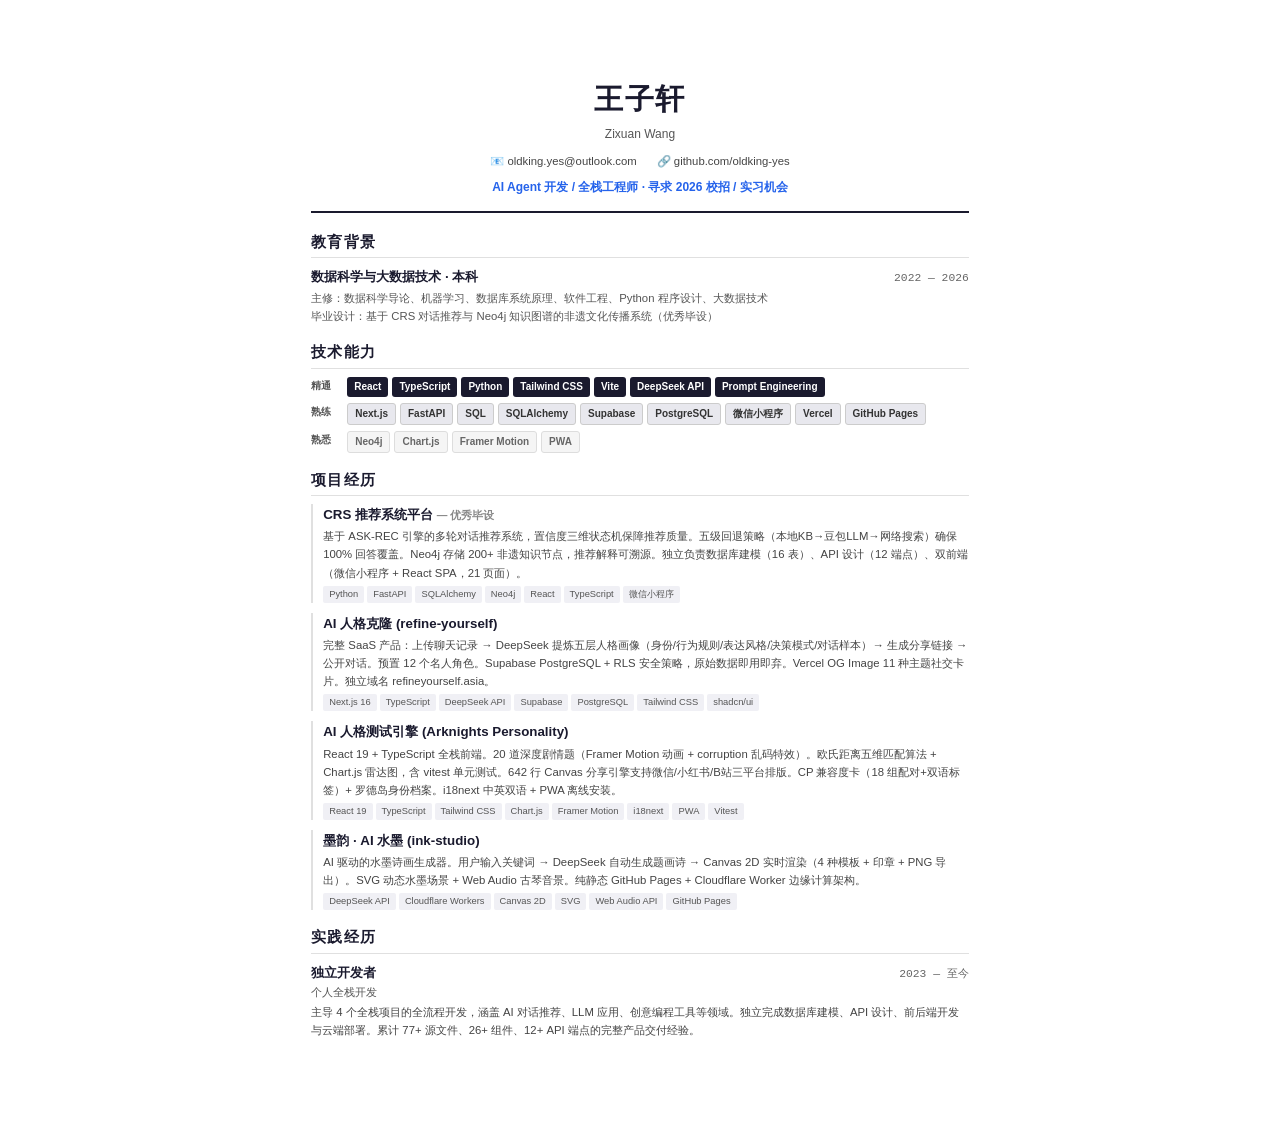
<file: public/resume.html>
<!DOCTYPE html>
<html lang="zh-CN">
<head>
<meta charset="UTF-8">
<meta name="viewport" content="width=device-width, initial-scale=1.0">
<title>王子轩 - 个人简历</title>
<style>
  @page {
    size: A4;
    margin: 0;
  }
  * { margin: 0; padding: 0; box-sizing: border-box; }
  body {
    font-family: "SF Mono", "Fira Code", "Noto Sans SC", "Microsoft YaHei", sans-serif;
    color: #1a1a2e;
    background: #fff;
    line-height: 1.6;
    font-size: 10pt;
    overflow-x: hidden;
  }
  .page {
    width: 210mm;
    min-height: 297mm;
    padding: 20mm 18mm;
    background: #fff;
    margin: 0 auto;
  }
  /* Auto-scale for small viewports (embedded/iframe) */
  @media screen and (max-width: 800px) {
    .page {
      transform-origin: top center;
      transform: scale(var(--scale, 0.5));
      width: 210mm;
      margin-bottom: calc(-297mm * (1 - var(--scale, 0.5)));
    }
  }
  .header {
    text-align: center;
    margin-bottom: 18px;
    padding-bottom: 14px;
    border-bottom: 2px solid #1a1a2e;
  }
  .name {
    font-size: 22pt;
    font-weight: 700;
    letter-spacing: 0.05em;
    color: #1a1a2e;
  }
  .name-sub {
    font-size: 9pt;
    color: #555;
    margin-top: 2px;
  }
  .contact-row {
    display: flex;
    justify-content: center;
    gap: 20px;
    margin-top: 8px;
    font-size: 8.5pt;
    color: #444;
    flex-wrap: wrap;
  }
  .contact-row a {
    color: #2563eb;
    text-decoration: none;
  }
  .target {
    margin-top: 8px;
    font-size: 9pt;
    color: #2563eb;
    font-weight: 600;
  }
  .section {
    margin-top: 16px;
  }
  .section-title {
    font-size: 11pt;
    font-weight: 700;
    letter-spacing: 0.08em;
    color: #1a1a2e;
    padding-bottom: 3px;
    border-bottom: 1px solid #e0e0e0;
    margin-bottom: 8px;
  }
  .edu-item {
    margin-bottom: 6px;
  }
  .edu-header {
    display: flex;
    justify-content: space-between;
    align-items: baseline;
  }
  .edu-school {
    font-weight: 700;
    font-size: 10pt;
  }
  .edu-period {
    font-size: 8.5pt;
    color: #666;
    font-family: "SF Mono", "Fira Code", monospace;
  }
  .edu-detail {
    font-size: 8.5pt;
    color: #555;
    margin-top: 1px;
  }
  .skill-groups {
    display: flex;
    flex-direction: column;
    gap: 6px;
  }
  .skill-group {
    display: flex;
    align-items: flex-start;
    gap: 6px;
  }
  .skill-label {
    font-weight: 700;
    font-size: 7.5pt;
    color: #555;
    min-width: 30px;
    padding-top: 1px;
  }
  .skill-tags {
    display: flex;
    flex-wrap: wrap;
    gap: 4px;
  }
  .skill-tag {
    font-size: 7.5pt;
    padding: 2px 7px;
    border-radius: 3px;
    font-weight: 600;
  }
  .tag-expert { background: #1a1a2e; color: #fff; }
  .tag-advanced { background: #e8e8ee; color: #333; border: 1px solid #ccc; }
  .tag-intermediate { background: #f5f5f5; color: #666; border: 1px solid #ddd; }
  .project-item {
    margin-bottom: 10px;
    padding-left: 10px;
    border-left: 2px solid #e0e0e0;
  }
  .project-name {
    font-weight: 700;
    font-size: 10pt;
  }
  .project-meta {
    font-size: 8pt;
    color: #666;
  }
  .project-desc {
    font-size: 8.5pt;
    color: #444;
    margin-top: 2px;
  }
  .project-tech {
    display: flex;
    flex-wrap: wrap;
    gap: 3px;
    margin-top: 4px;
  }
  .project-tech span {
    font-size: 7pt;
    background: #f0f0f5;
    color: #555;
    padding: 1px 6px;
    border-radius: 2px;
  }
  .exp-item {
    margin-bottom: 8px;
  }
  .exp-header {
    display: flex;
    justify-content: space-between;
    align-items: baseline;
  }
  .exp-role {
    font-weight: 700;
    font-size: 10pt;
  }
  .exp-period {
    font-size: 8.5pt;
    color: #666;
    font-family: "SF Mono", "Fira Code", monospace;
  }
  .exp-company {
    font-size: 8.5pt;
    color: #555;
  }
  .exp-desc {
    font-size: 8.5pt;
    color: #444;
    margin-top: 2px;
  }
  @media print {
    body { -webkit-print-color-adjust: exact; print-color-adjust: exact; }
  }
</style>
</head>
<body>
<div class="page" id="page">
  <div class="header">
    <div class="name">王子轩</div>
    <div class="name-sub">Zixuan Wang</div>
    <div class="contact-row">
      <span>📧 oldking.yes@outlook.com</span>
      <span>🔗 github.com/oldking-yes</span>
    </div>
    <div class="target">AI Agent 开发 / 全栈工程师 · 寻求 2026 校招 / 实习机会</div>
  </div>

  <div class="section">
    <div class="section-title">教育背景</div>
    <div class="edu-item">
      <div class="edu-header">
        <span class="edu-school">数据科学与大数据技术 · 本科</span>
        <span class="edu-period">2022 — 2026</span>
      </div>
      <div class="edu-detail">
        主修：数据科学导论、机器学习、数据库系统原理、软件工程、Python 程序设计、大数据技术<br>
        毕业设计：基于 CRS 对话推荐与 Neo4j 知识图谱的非遗文化传播系统（优秀毕设）
      </div>
    </div>
  </div>

  <div class="section">
    <div class="section-title">技术能力</div>
    <div class="skill-groups">
      <div class="skill-group">
        <span class="skill-label">精通</span>
        <div class="skill-tags">
          <span class="skill-tag tag-expert">React</span>
          <span class="skill-tag tag-expert">TypeScript</span>
          <span class="skill-tag tag-expert">Python</span>
          <span class="skill-tag tag-expert">Tailwind CSS</span>
          <span class="skill-tag tag-expert">Vite</span>
          <span class="skill-tag tag-expert">DeepSeek API</span>
          <span class="skill-tag tag-expert">Prompt Engineering</span>
        </div>
      </div>
      <div class="skill-group">
        <span class="skill-label">熟练</span>
        <div class="skill-tags">
          <span class="skill-tag tag-advanced">Next.js</span>
          <span class="skill-tag tag-advanced">FastAPI</span>
          <span class="skill-tag tag-advanced">SQL</span>
          <span class="skill-tag tag-advanced">SQLAlchemy</span>
          <span class="skill-tag tag-advanced">Supabase</span>
          <span class="skill-tag tag-advanced">PostgreSQL</span>
          <span class="skill-tag tag-advanced">微信小程序</span>
          <span class="skill-tag tag-advanced">Vercel</span>
          <span class="skill-tag tag-advanced">GitHub Pages</span>
        </div>
      </div>
      <div class="skill-group">
        <span class="skill-label">熟悉</span>
        <div class="skill-tags">
          <span class="skill-tag tag-intermediate">Neo4j</span>
          <span class="skill-tag tag-intermediate">Chart.js</span>
          <span class="skill-tag tag-intermediate">Framer Motion</span>
          <span class="skill-tag tag-intermediate">PWA</span>
        </div>
      </div>
    </div>
  </div>

  <div class="section">
    <div class="section-title">项目经历</div>

    <div class="project-item">
      <div class="project-name">CRS 推荐系统平台 <span style="font-size:8pt;color:#888;">— 优秀毕设</span></div>
      <div class="project-desc">
        基于 ASK-REC 引擎的多轮对话推荐系统，置信度三维状态机保障推荐质量。五级回退策略（本地KB→豆包LLM→网络搜索）确保 100% 回答覆盖。Neo4j 存储 200+ 非遗知识节点，推荐解释可溯源。独立负责数据库建模（16 表）、API 设计（12 端点）、双前端（微信小程序 + React SPA，21 页面）。
      </div>
      <div class="project-tech">
        <span>Python</span><span>FastAPI</span><span>SQLAlchemy</span><span>Neo4j</span><span>React</span><span>TypeScript</span><span>微信小程序</span>
      </div>
    </div>

    <div class="project-item">
      <div class="project-name">AI 人格克隆 (refine-yourself)</div>
      <div class="project-desc">
        完整 SaaS 产品：上传聊天记录 → DeepSeek 提炼五层人格画像（身份/行为规则/表达风格/决策模式/对话样本）→ 生成分享链接 → 公开对话。预置 12 个名人角色。Supabase PostgreSQL + RLS 安全策略，原始数据即用即弃。Vercel OG Image 11 种主题社交卡片。独立域名 refineyourself.asia。
      </div>
      <div class="project-tech">
        <span>Next.js 16</span><span>TypeScript</span><span>DeepSeek API</span><span>Supabase</span><span>PostgreSQL</span><span>Tailwind CSS</span><span>shadcn/ui</span>
      </div>
    </div>

    <div class="project-item">
      <div class="project-name">AI 人格测试引擎 (Arknights Personality)</div>
      <div class="project-desc">
        React 19 + TypeScript 全栈前端。20 道深度剧情题（Framer Motion 动画 + corruption 乱码特效）。欧氏距离五维匹配算法 + Chart.js 雷达图，含 vitest 单元测试。642 行 Canvas 分享引擎支持微信/小红书/B站三平台排版。CP 兼容度卡（18 组配对+双语标签）+ 罗德岛身份档案。i18next 中英双语 + PWA 离线安装。
      </div>
      <div class="project-tech">
        <span>React 19</span><span>TypeScript</span><span>Tailwind CSS</span><span>Chart.js</span><span>Framer Motion</span><span>i18next</span><span>PWA</span><span>Vitest</span>
      </div>
    </div>

    <div class="project-item">
      <div class="project-name">墨韵 · AI 水墨 (ink-studio)</div>
      <div class="project-desc">
        AI 驱动的水墨诗画生成器。用户输入关键词 → DeepSeek 自动生成题画诗 → Canvas 2D 实时渲染（4 种模板 + 印章 + PNG 导出）。SVG 动态水墨场景 + Web Audio 古琴音景。纯静态 GitHub Pages + Cloudflare Worker 边缘计算架构。
      </div>
      <div class="project-tech">
        <span>DeepSeek API</span><span>Cloudflare Workers</span><span>Canvas 2D</span><span>SVG</span><span>Web Audio API</span><span>GitHub Pages</span>
      </div>
    </div>
  </div>

  <div class="section">
    <div class="section-title">实践经历</div>
    <div class="exp-item">
      <div class="exp-header">
        <span class="exp-role">独立开发者</span>
        <span class="exp-period">2023 — 至今</span>
      </div>
      <div class="exp-company">个人全栈开发</div>
      <div class="exp-desc">
        主导 4 个全栈项目的全流程开发，涵盖 AI 对话推荐、LLM 应用、创意编程工具等领域。独立完成数据库建模、API 设计、前后端开发与云端部署。累计 77+ 源文件、26+ 组件、12+ API 端点的完整产品交付经验。
      </div>
    </div>
  </div>
</div>
<script>
// Auto-scale page to fit viewport width (for iframe/embedded use)
(function() {
  var page = document.getElementById('page');
  function rescale() {
    var vw = window.innerWidth || document.documentElement.clientWidth;
    if (vw < 800) {
      var scale = Math.min(1, (vw - 16) / 793); // 210mm ≈ 793px at 96dpi
      page.style.setProperty('--scale', scale);
    }
  }
  rescale();
  window.addEventListener('resize', rescale);
})();
</script>
</body>
</html>
</file>
